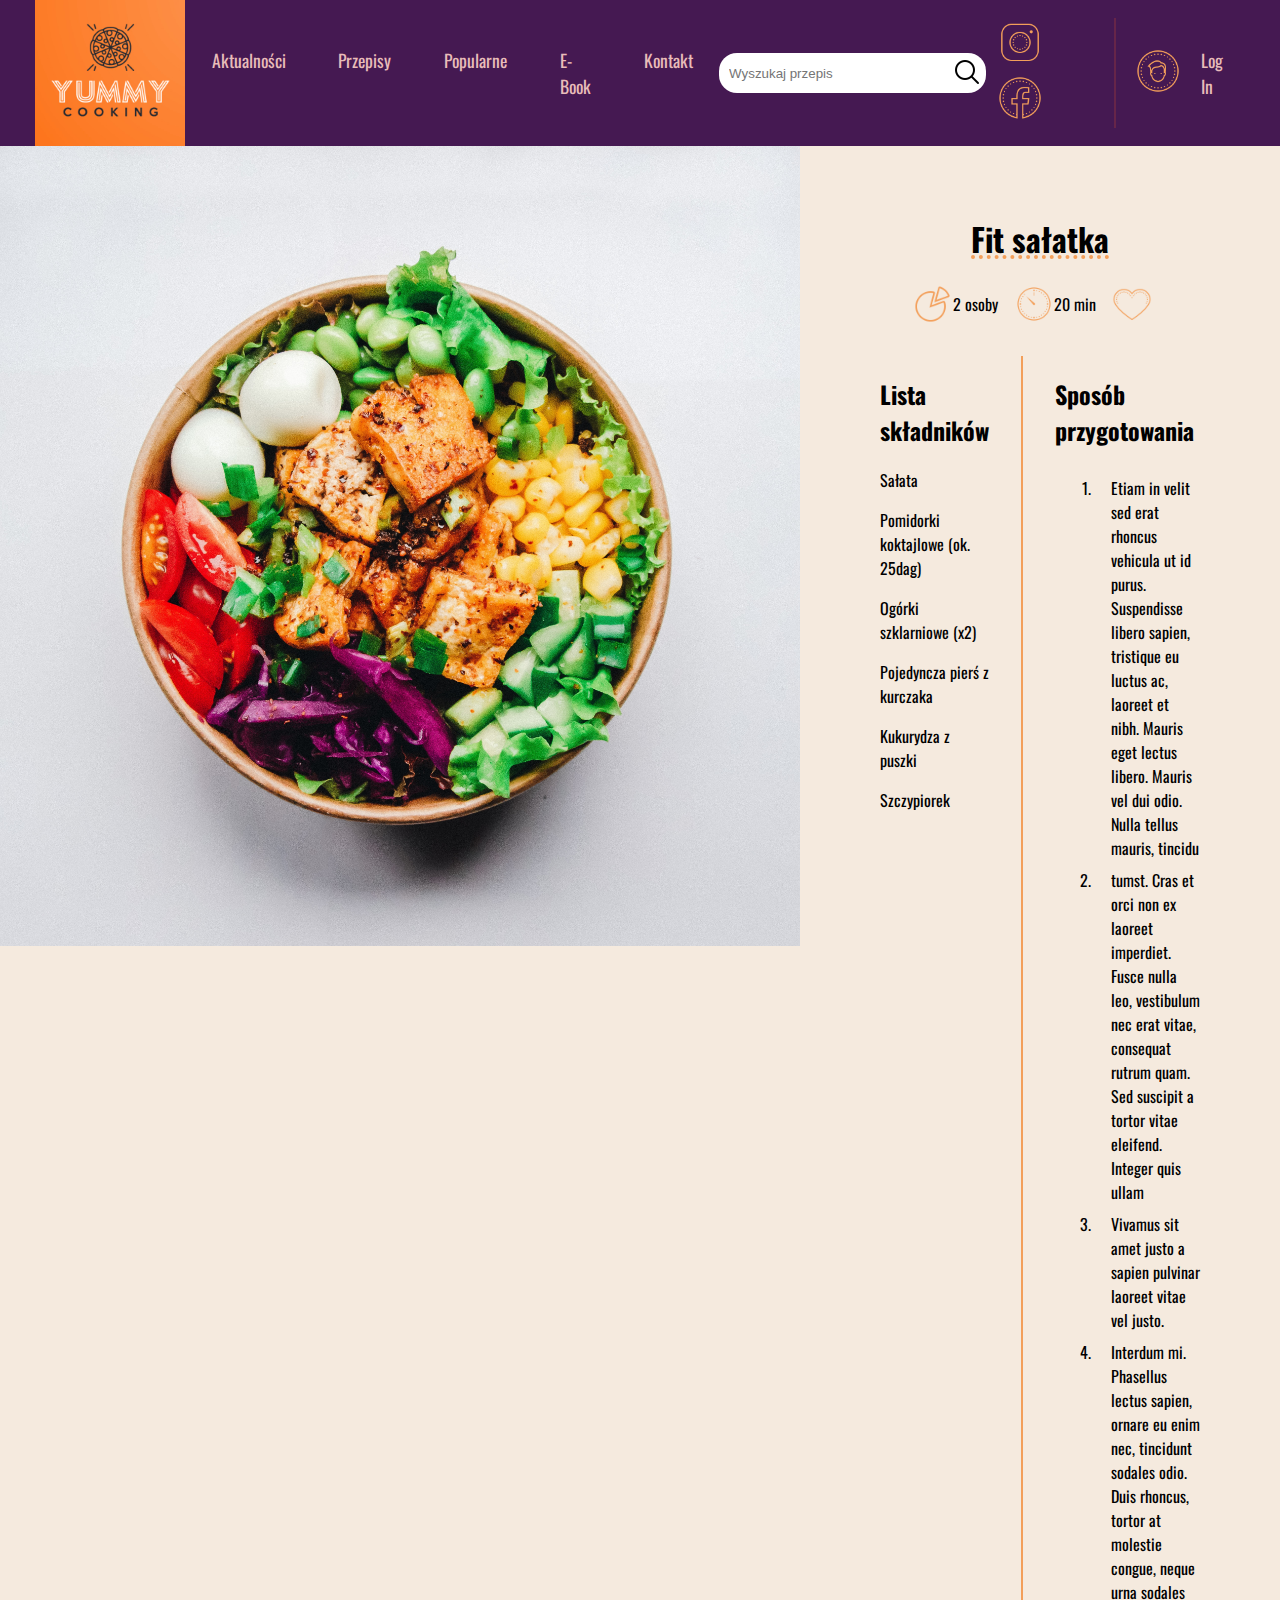
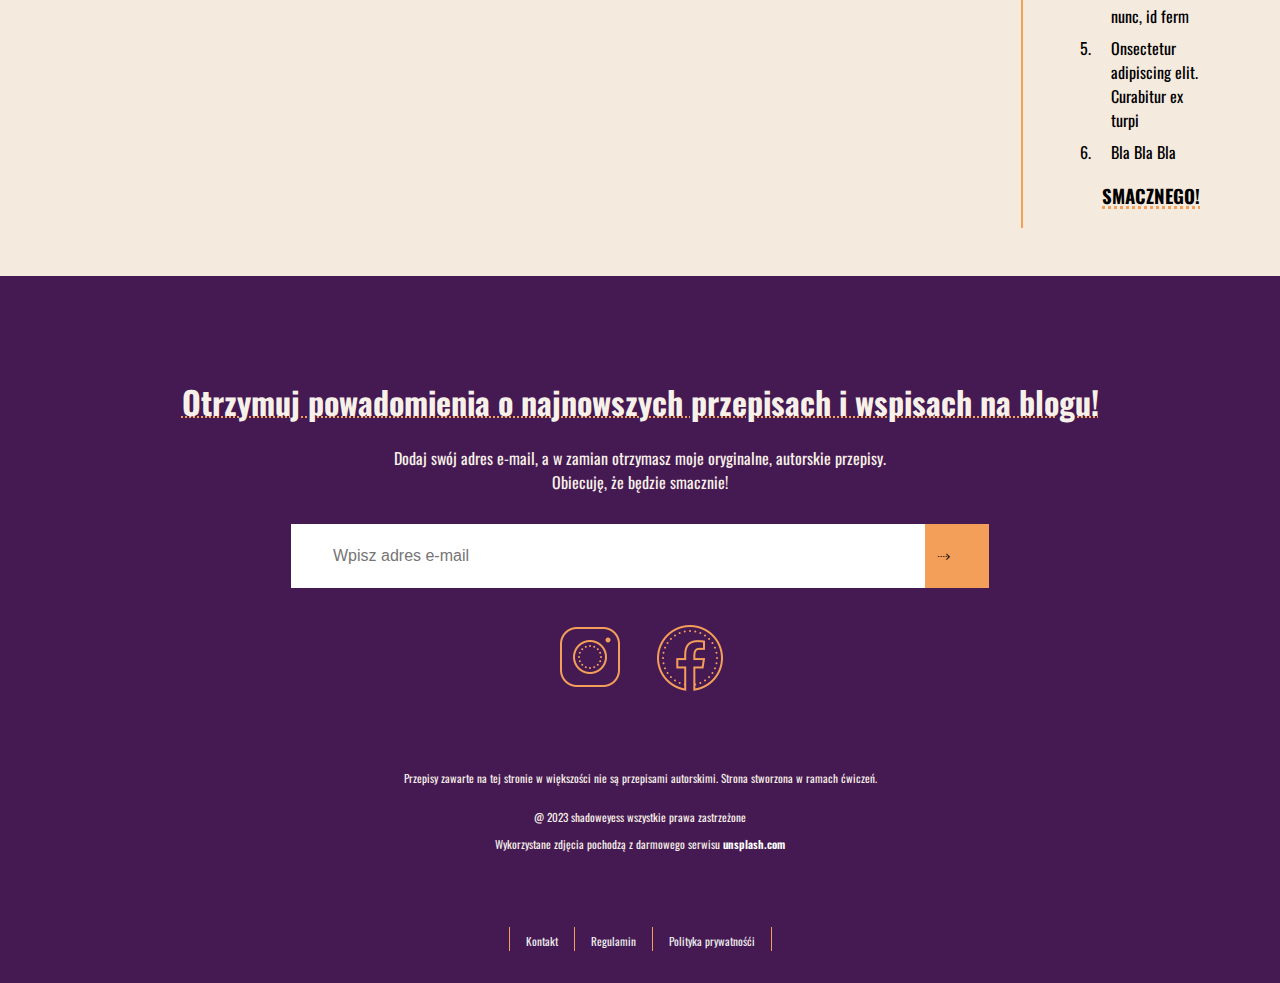
<file: recipes.html>
<!DOCTYPE html>
<html lang="en">
<head>
    <meta charset="UTF-8">
    <meta name="viewport" content="width=device-width, initial-scale=1.0">
    <title>Recipes</title>
    <link rel="stylesheet" href="style.css">
    <link rel="stylesheet" href="stylerecipes.css">
</head>
<body>
    
        <header>
            <div class="logo">
                <img src="images/yummylogo.jpg" alt="">
            </div>
            <nav>
                <ul class="navbar">
                    <input type="checkbox" name="check-down" id="check-down">
                    <label for="check-down" class="hamburger">&#9776;</label>
                    <a href="index.html"><li>aktualności</li></a>
                    <li class="recipes"><a href="" >przepisy</a>
                    <ul class="dropdown">
                        <a href="recipes.html"><li>dania główne</li></a>
                        <a href=""><li>zupy</li></a>  
                        <a href=""><li>desery</li></a>
                        <a href=""><li>przekąski</li></a>
                    </ul>
                     </li>  
                        <a href=""><li>popularne</li></a>
                        <a href=""><li>e-book</li></a>
                        <a href=""><li>kontakt</li></a>
                     </ul>
            </nav>
            <div class="search">
                <input type="search" placeholder="Wyszukaj przepis">
               <a href=""><img src="images/icons8-search-30(1).png" alt=""></a> 
            </div>
        <div class="media-box">
            <div class="social-media">
                <a href=""><img src="images/icons8-instagram-80(1).png" alt="instagram"></a> 
                <a href=""><img src="images/icons8-facebook-80(1).png" alt="facebook"></a>
            </div>
            <div class="log-in">
                <a href=""><img src="images/icons8-account-80.png" alt="log in"></a>
                <a href=""><span>log in</span></a>
            </div>
        </div>
        </header>
        <section class="main">
            <div class="main-container">
                <div class="dish-img">
                    <img src="images/anh-nguyen-kcA-c3f_3FE-unsplash.jpg" alt="">
                </div>
                
                <div class="dish-container">
                    <div class="dish-name">
                        <h1>Fit sałatka</h1>
                    </div>
                    <div class="cooking-time">
                        <div class="how-many">
                            <img src="images/icons8-slice-100.png" alt="">
                            <span>2 osoby</span>
                        </div>
                        <div class="clock">
                            <img src="images/icons8-timer-100.png" alt="">
                            <span>20 min</span>
                        </div>
                        <div class="fav">
                            <img src="images/icons8-heart-100.png" alt="">
                        </div>
                    </div>
                    <div class="dish-all">
                    <div class="dish-ingridients">
                        <h2>Lista składników</h2>
                        <p>Sałata</p>
                        <p>Pomidorki koktajlowe (ok. 25dag)</p>
                        <p>Ogórki szklarniowe (x2)</p>
                        <p>Pojedyncza pierś z kurczaka</p>
                        <p>Kukurydza z puszki</p>
                        <p>Szczypiorek</p>
                    </div>
                    <div class="dish-steps">
                        <h2>Sposób przygotowania</h2>
                        <ol>
                            <li>Etiam in velit sed erat rhoncus vehicula ut id purus. Suspendisse libero sapien, tristique eu luctus ac, laoreet et nibh. Mauris eget lectus libero. Mauris vel dui odio. Nulla tellus mauris, tincidu</li>
                            <li>tumst. Cras et orci non ex laoreet imperdiet. Fusce nulla leo, vestibulum nec erat vitae, consequat rutrum quam. Sed suscipit a tortor vitae eleifend. Integer quis ullam</li>
                            <li>Vivamus sit amet justo a sapien pulvinar laoreet vitae vel justo. </li>
                            <li>Interdum mi. Phasellus lectus sapien, ornare eu enim nec, tincidunt sodales odio. Duis rhoncus, tortor at molestie congue, neque urna sodales nunc, id ferm</li>
                            <li>Onsectetur adipiscing elit. Curabitur ex turpi</li>
                            <li>Bla Bla Bla</li>
                        </ol>
                        <h3>SMACZNEGO!</h3>
                    </div>
                </div>
                </div>
            </div>
        </section>

















        <footer class="newsletter">
            <div class="news-about">
                <h1>Otrzymuj powadomienia o najnowszych przepisach i wspisach na blogu!</h1>
                <p>Dodaj swój adres e-mail, a w zamian otrzymasz moje oryginalne, autorskie przepisy.</p>
                <p>Obiecuję, że będzie smacznie!</p>
                <div class="news-email">
                    <input type="email" placeholder="Wpisz adres e-mail" required>
                    <input type="submit" value="&#10513;">
                </div>
                <div class="social-media-news">
                    <a href=""><img src="images/icons8-instagram-80(1).png" alt="instagram"></a> 
                    <a href=""><img src="images/icons8-facebook-80(1).png" alt="facebook"></a>
                </div>
                
            </div>
            <div class="copyrights">
                <p>Przepisy zawarte na tej stronie w większości nie są przepisami autorskimi. Strona stworzona w ramach ćwiczeń.</p>
            </div>
            <div class="credits">
                <p>@ 2023 shadoweyess wszystkie prawa zastrzeżone</p>
                <p>Wykorzystane zdjęcia pochodzą z darmowego serwisu <a href="https://unsplash.com/">unsplash.com</a></p>
            </div>
            <div class="rules">
                <p><a href="">Kontakt</a></p>
                <p><a href="">Regulamin</a></p>
                <p><a href="">Polityka prywatnośći</a></p>
            </div>
        </footer>
      
        

    
</body>
</html>
</file>
<file: style.css>
@import url('https://fonts.googleapis.com/css2?family=Oswald:wght@300;400;500;600;700&display=swap');

:root{
    --orange: #F39F5A;
    --pink: #E8BCB9;
    --burgundy: #662549;
    --redish: #AE445A;
    --blakish: #1D1A39;
    --purple: #451952;
}
body{
    margin: 0;
    background-color: #f8f1e9;
    font-family: 'Oswald', sans-serif;
}




header{
    background-color: #451952;
    display: flex;
    justify-content: space-between;
    align-items: center;
    padding: 0 2em;
    font-size: 1.1rem;
    box-shadow: 3px 5px 20px rgb(63, 63, 63);
    height: 146px;
}

.logo > img {
    width: 150px;
    height: auto;
   
}

.navbar{
    display: flex;
   
}
ul,li{
    margin: 0;
    padding: 0;
}

.navbar,
.recipes>a,
.dropdown,
.navbar>a,
.dropdown>a,
.log-in>a{
    list-style: none;
    text-decoration: none;
    color: #E8BCB9;
    text-transform: capitalize;
    
}

.navbar>a,
.recipes{
    margin: 0 1.5em;
}

.navbar>a:hover,
.recipes>a:hover,
.dropdown>a:hover,
.log-in>a>span:hover{
    text-decoration: underline 2px dotted var(--orange);
    color: var(--redish);
}

.dropdown>a:hover{
    color: var(--burgundy);
}
.dropdown{
    position: absolute; 
    display: none ;
    padding-top: 3px;
    left: 0;
    background-color: rgb(128, 115, 133);
    z-index: 1;
    
}

.dropdown>a>li{
    padding: 1em 2.5em 1em 0.5em;
    width: 100%;
   
}
.recipes{
    position: relative;
   
}

.recipes:hover .dropdown{
    display: block;
}
.search{
    position: relative;
}
input{
    height: 40px;
    width: 20em;
    padding: 10px 40px 10px 10px;
    border-radius: 18px;
    border: none;
    outline: none;
    
    
}
input[type=search]:focus{
    outline: 2px solid var(--redish);
    box-shadow: 2px 0px 10px var(--pink);
}
.search>a>img{
    position: absolute;
    right: 0;
    top: 4px;
    right: 4px;
}
.media-box{
    display: flex;

}

.social-media>a>img,
.log-in>a>img{
    width: 50px;
}
.social-media{
    border-right: 2px solid var(--burgundy);
    padding-right: 1em;
    
}
.social-media>a{
    padding-left: 0.5em;
}
.log-in{
    padding-left: 1em;
    
    display: flex;

    align-items: center;
   
}
.log-in>a{
    padding-right: 1em;
}


.section-add{
    background: url(images/ella-olsson-rD3YrnhTmf0-unsplash.jpg);
    background-size: cover;
    display: flex;
}

.ebook-add{
    flex-direction: column;
    display: flex;
    align-items: center;
    justify-content: center;
    margin: 5em 20em;
    padding: 5em 8em;
    background-color: rgba(255, 255, 255, 0.795);
    color: var(--blakish);
    border-radius: 18px;
    font-size: 1.1rem;
   
   
}

button{
    padding: 1em 1.5em;
    margin-top: 3em;
    background-color: #c03c56;
    color: #eeeeee;
    border: none;
    cursor: pointer;
    font-size: 1.1rem;
    border: none;
    
    
}

button:hover{
   background-color: var(--redish) ;
}
.latest-container>h1{
    text-align: center;
    text-transform: uppercase;
    letter-spacing: 1.5px;
    font-size: 2rem;
    color: var(--blakish);
}
.latest-container{
    margin: 2em 5em;
    padding: 1em;
}

.latest-box{
    display: flex;
    justify-content: center;
    
}

.recipe-bkg{
    background-color: #F39F5A;
    margin: 1em;
    padding: 1em;
    display: flex;
    flex-direction: column;
    justify-content: space-around;
    align-items: center;
    max-width: 400px;
   

}
.recipe-pic>a>img{
    width: 300px;
    
}

.recipe-pic>a>img:hover{
    filter: grayscale(10%) contrast(110%);
}

.recipe-bkg>h2>a{
    color: #f8f1e9;
    list-style-type: none;
    text-decoration: none;
    margin-bottom: 1em;
   
}
.recipe-bkg>h2{
    letter-spacing: 1px;
}
.recipe-bkg>h2>a:hover{
    color: #fde2e2;
    text-decoration: underline 2px dotted var(--purple);
}
.recipe-about{
    max-width: 350px;
}
.recipe-about>p{
    text-align: center;
    margin: 1em;
    color: #f8f1e9;
    
}
.button-container{
    display: flex;
    align-items: center;
    justify-content: center;
}
.blog-container{
    padding:5em 9em;
    padding: 1em;
    background-color: #f5eade;

    color: var(--blakish);}
.blog-box{
    display: flex;
    justify-content: center;
    align-items: center;
    flex-direction: row;
    margin: 2em;
}


.blog-pic>a>img{
    width: 250px;
    height: 300px;
    object-fit: contain;
}
.blog-pic>a>img:hover{
    filter: grayscale(10%) contrast(110%);
    
}
.blog-info{
    max-width: 500px;
    font-size: 1.3rem;
}

.blog-info>h1{
    text-decoration: underline 2px dotted var(--orange);
}

.blog-latest-container{
    margin: 2em 0em 2em 5em;
    display: flex;
    justify-content: center;
    align-items: center;
}
.blog-latest{
    margin: 0 1.5em;
}

.blog-about{
    text-align: center;
    font-size: 1.1rem;
    padding-top: 0.5em;
}
.blog-about>a{
    /*color: #f8f1e9;*/
    text-decoration: none;
    list-style: none;
    color: var(--blakish);
}
.blog-about>a:hover{
    text-decoration: underline 2px dotted var(--orange);
}

.newsletter{
    display: flex;
    flex-direction: column;
    align-items: center;
    justify-content: center;
    background-color: #451952;
    padding: 5em 5em 1em 5em;
    color: #f8f1e9;
}
.news-about{
    text-align: center;
}
.news-about>p{
    margin: 0;
}
.news-about>h1{
    text-decoration: underline 2px dotted var(--orange);
}
input[type=submit]{
    height: 60px;
    width: 60px;
    border-radius: 0;
    margin: 0;
    background-color: var(--orange);
    font-size: 1rem;
    outline: 2px solid var(--orange);
    cursor: pointer;
}

input[type=email]{
    width: 550px;
    border-radius: 0;
    margin: 0;
    padding-left: 40px;
    font-size: 1rem;
    outline: 2px solid white;
    margin-top: 2em;

}
.social-media-news{
    margin-top: 2em;
}
.social-media-news>a{
    width: 50px;
    align-items: center;
    justify-content: center;
    margin: 0 0.5em;
    
}

.copyrights>p{
    padding-top: 5em;
    font-size:  0.7em;
    text-align: center;
}
.credits>p{
    font-size: 0.7rem;
    text-align: center;
}
.credits>p>a{
    text-decoration: none;
    color: white;
    font-weight: 600;
}
.credits>p>a:hover{
    text-decoration: underline 2px dotted var(--orange);

}
.rules{
    display: flex;
    flex-direction: row;
    padding-top: 3em;
}
.rules>p{
    border-left: 1px solid var(--orange);
    padding: 0 1em;
    
}
.rules>p:last-child{
    border-right: 1px solid var(--orange);

}
.rules>p>a{
    text-decoration: none;
    color: #eeeeee;
    font-size: 0.7rem;


}

.rules>p>a:hover{
    text-decoration: underline 2px dotted var(--orange);


}













input[type=checkbox]{
    display: none;
}

.hamburger{
    display: none;
    user-select: none;
    font-size: 25px;
    color: black;
    
}
</file>
<file: stylerecipes.css>
.main{
    padding: 0;
    margin: 0;
    background-color: #f5eade;
}

.main-container{
    display: grid;
    grid-template-columns: 1fr 2fr;
}

.dish-container{
    display: flex;
    flex-direction: column;
    margin: 3em;
  
   
}
.dish-all{
    display: grid;
    grid-template-columns: 1fr 2fr;
}
.dish-img{
    margin-bottom: -5px;
    padding: 0;
}
.dish-img>img{
    width: 800px;
    height: 800px;
}
.cooking-time{
    display: flex;
    margin-bottom: 2em;
    justify-content: center;

   
}
.how-many>img,
.clock>img,
.fav>img{
    width: 40px;
}
.fav>img{
    cursor: pointer;
}
.how-many,
.clock,
.fav{
    align-items: center;
    display: flex;
    margin-right: 1em;
}

.dish-name{
    display: flex;
    justify-content: center;
    
}
.dish-name>h1{
    font-size: 2rem;
    text-decoration: underline 4px dotted var(--orange);

}
.dish-ingridients{
    padding: 0 2em;
    border-right: 2px solid var(--orange);
}

.dish-steps{
    margin: 0 2em;
    
}

.dish-steps ol>li{
    padding: 0.5em 0 0 1em;
}

.dish-steps>h3{
    text-align: end;
    text-decoration: underline 3px dotted var(--orange);

}
</file>
